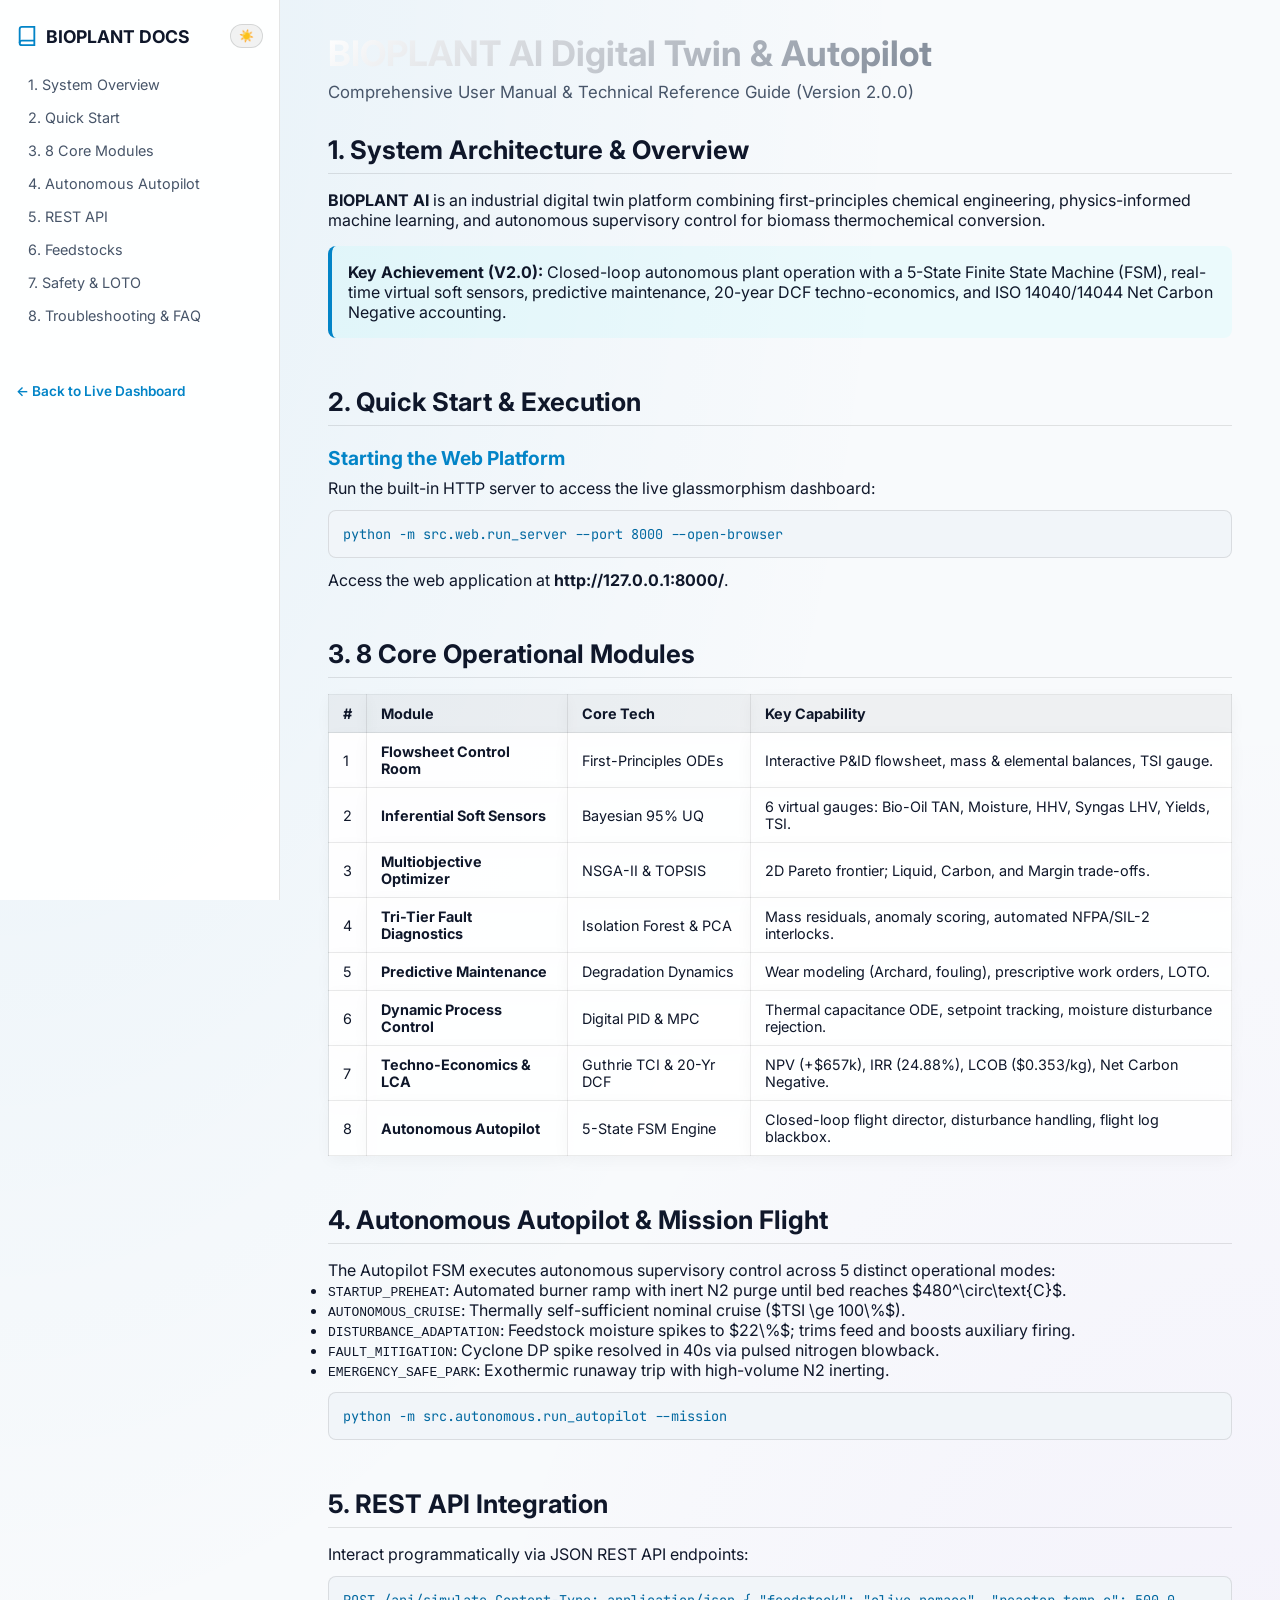
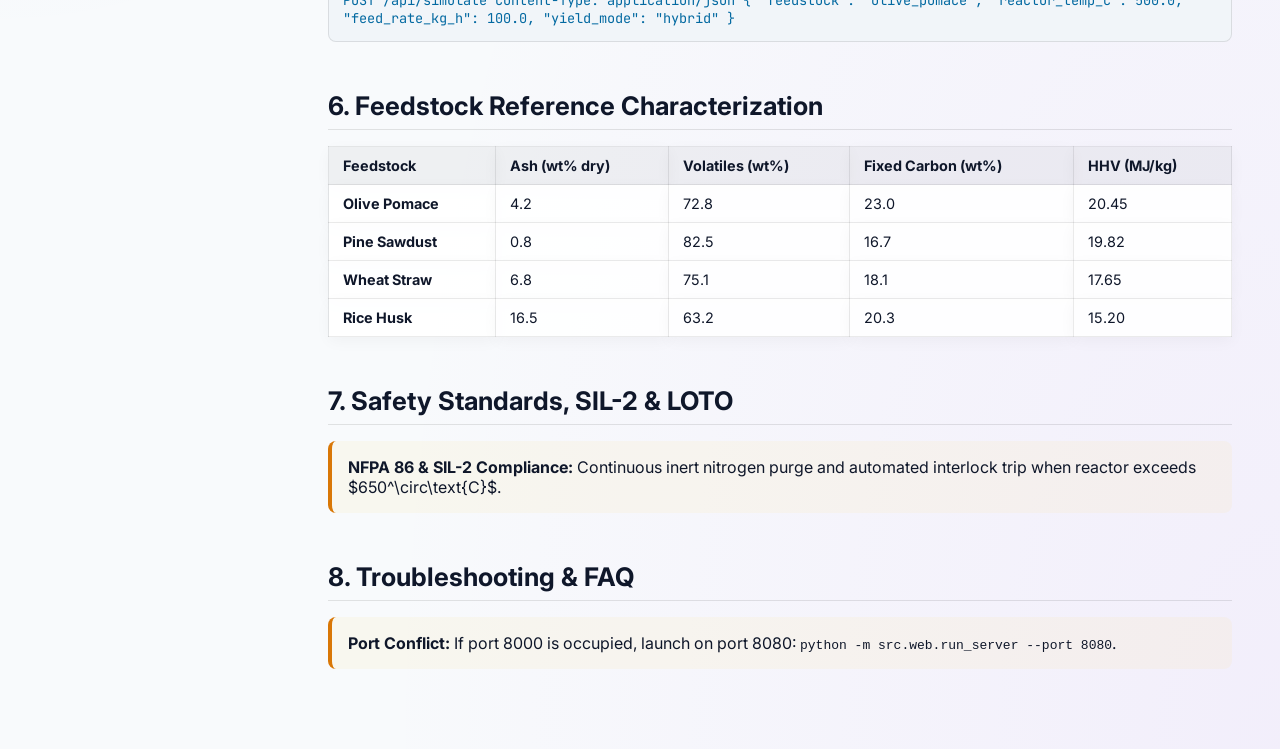
<file: src/web/static/manual.html>
<!DOCTYPE html>
<html lang="en" data-theme="dark">
<head>
  <meta charset="UTF-8">
  <meta name="viewport" content="width=device-width, initial-scale=1.0">
  <title>BIOPLANT AI - Technical Documentation & User Manual</title>

  <!-- SEO Primary Meta Tags -->
  <meta name="title" content="BIOPLANT AI - Technical Documentation & User Manual">
  <meta name="description" content="Official technical manual and engineering reference for the BIOPLANT AI Digital Twin platform. Covers thermodynamic models, NSGA-II Pareto optimization, soft sensors, SIL-2 safety, and autonomous autopilot FSM.">
  <meta name="keywords" content="biomass digital twin docs, pyrolysis engineering manual, SOP, industrial autopilot, NSGA-II, Pareto optimization, soft sensor calibration, ISO 14040 LCA, techno-economic analysis">
  <meta name="author" content="Çağatay Kılıç">
  <meta name="robots" content="index, follow">
  <link rel="canonical" href="http://127.0.0.1:8000/manual.html">

  <!-- GEO Location Metadata -->
  <meta name="geo.region" content="TR-34">
  <meta name="geo.placename" content="Istanbul, Turkey">
  <meta name="geo.position" content="41.0082;28.9784">
  <meta name="ICBM" content="41.0082, 28.9784">

  <!-- Open Graph -->
  <meta property="og:type" content="article">
  <meta property="og:url" content="http://127.0.0.1:8000/manual.html">
  <meta property="og:site_name" content="BIOPLANT AI Platform">
  <meta property="og:title" content="BIOPLANT AI - Technical Documentation & User Manual">
  <meta property="og:description" content="Official technical manual and engineering reference for the BIOPLANT AI Digital Twin platform.">
  <meta property="og:image" content="/static/bioplant_hero_banner.jpg">
  <meta property="og:locale" content="en_US">

  <!-- Twitter Cards -->
  <meta name="twitter:card" content="summary_large_image">
  <meta name="twitter:url" content="http://127.0.0.1:8000/manual.html">
  <meta name="twitter:title" content="BIOPLANT AI - Technical Documentation & User Manual">
  <meta name="twitter:description" content="Official technical manual and engineering reference for the BIOPLANT AI Digital Twin platform.">
  <meta name="twitter:image" content="/static/bioplant_hero_banner.jpg">

  <link rel="preconnect" href="https://fonts.googleapis.com">
  <link rel="preconnect" href="https://fonts.gstatic.com" crossorigin>
  <link href="https://fonts.googleapis.com/css2?family=Inter:wght@300;400;500;600;700;800&family=JetBrains+Mono:wght@400;500;700&display=swap" rel="stylesheet">
  <link rel="stylesheet" href="styles.css">
  <style>
    html {
      scroll-behavior: smooth;
    }
    .manual-layout {
      display: grid;
      grid-template-columns: 280px 1fr;
      min-height: 100vh;
    }
    .manual-nav {
      background: var(--bg-panel);
      border-right: 1px solid var(--border-glass);
      padding: 24px 16px;
      position: sticky;
      top: 0;
      height: 100vh;
      overflow-y: auto;
    }
    .manual-content {
      padding: 32px 48px;
      max-width: 1000px;
    }
    .manual-section {
      margin-bottom: 48px;
    }
    .manual-section h2 {
      font-size: 1.6rem;
      color: var(--text-main);
      border-bottom: 1px solid var(--border-glass);
      padding-bottom: 8px;
      margin-bottom: 16px;
    }
    .manual-section h3 {
      font-size: 1.2rem;
      color: var(--primary-cyan);
      margin-top: 20px;
      margin-bottom: 8px;
    }
    .callout {
      padding: 16px;
      border-radius: 8px;
      margin: 16px 0;
      border-left: 4px solid;
    }
    .callout-info {
      background: rgba(0, 240, 255, 0.05);
      border-color: var(--primary-cyan);
    }
    .callout-success {
      background: rgba(0, 255, 136, 0.05);
      border-color: var(--accent-green);
    }
    .callout-warning {
      background: rgba(255, 184, 0, 0.05);
      border-color: var(--accent-amber);
    }
    .doc-table {
      width: 100%;
      border-collapse: collapse;
      margin: 16px 0;
      font-size: 0.9rem;
    }
    .doc-table th, .doc-table td {
      padding: 10px 14px;
      border: 1px solid var(--border-glass);
      text-align: left;
    }
    .doc-table th {
      background: rgba(255, 255, 255, 0.03);
      color: var(--primary-cyan);
    }
    [data-theme="light"] .doc-table th {
      background: rgba(0, 0, 0, 0.04);
    }
    .code-block {
      background: #0d1117;
      border: 1px solid var(--border-glass);
      border-radius: 8px;
      padding: 14px;
      font-family: var(--font-mono);
      font-size: 0.85rem;
      overflow-x: auto;
      margin: 12px 0;
      color: #79c0ff;
    }
    [data-theme="light"] .code-block {
      background: #f1f5f9;
      color: #0369a1;
      border-color: rgba(0, 0, 0, 0.1);
    }
    .nav-link {
      display: block;
      padding: 8px 12px;
      color: var(--text-muted);
      text-decoration: none;
      border-radius: 6px;
      font-size: 0.9rem;
      transition: all 0.2s;
    }
    .nav-link:hover, .nav-link.active {
      color: var(--primary-cyan);
      background: rgba(0,240,255,0.08);
    }
  </style>
</head>
<body>
  <div class="manual-layout">
    <aside class="manual-nav">
      <div style="display:flex; align-items:center; justify-content:space-between; margin-bottom:20px;">
        <div style="display:flex; align-items:center; gap:8px;">
          <svg width="22" height="22" viewBox="0 0 24 24" fill="none" stroke="var(--primary-cyan)" stroke-width="2"><path d="M4 19.5A2.5 2.5 0 0 1 6.5 17H20"/><path d="M6.5 2H20v20H6.5A2.5 2.5 0 0 1 4 19.5v-15A2.5 2.5 0 0 1 6.5 2z"/></svg>
          <h3 style="margin:0; font-size:1.1rem; color:var(--text-main);">BIOPLANT DOCS</h3>
        </div>
        <button id="manual-theme-toggle" class="theme-toggle-btn" aria-label="Toggle Dark and Light Mode" title="Toggle Theme" style="padding:4px 8px; font-size:0.75rem;">
          <span id="manual-theme-icon">🌙</span>
        </button>
      </div>

      <nav id="sidebar-nav-en">
        <a href="#en-overview" class="nav-link">1. System Overview</a>
        <a href="#en-quickstart" class="nav-link">2. Quick Start</a>
        <a href="#en-modules" class="nav-link">3. 8 Core Modules</a>
        <a href="#en-autopilot" class="nav-link">4. Autonomous Autopilot</a>
        <a href="#en-api" class="nav-link">5. REST API</a>
        <a href="#en-feedstocks" class="nav-link">6. Feedstocks</a>
        <a href="#en-safety" class="nav-link">7. Safety & LOTO</a>
        <a href="#en-faq" class="nav-link">8. Troubleshooting & FAQ</a>
      </nav>

      <div style="margin-top:32px; padding-top:16px; border-top:1px solid var(--border-color);">
        <a href="/" id="back-link" style="color:var(--primary-cyan); text-decoration:none; font-size:0.85rem; font-weight:600;">← Back to Live Dashboard</a>
      </div>
    </aside>

    <main class="manual-content">

      <div id="content-en">
        <div style="margin-bottom:32px;">
          <h1 style="font-size:2.2rem; margin-bottom:8px; background:linear-gradient(135deg, #fff, var(--text-muted)); -webkit-background-clip:text; -webkit-text-fill-color:transparent;">BIOPLANT AI Digital Twin & Autopilot</h1>
          <p style="color:var(--text-muted); font-size:1.05rem;">Comprehensive User Manual & Technical Reference Guide (Version 2.0.0)</p>
        </div>

        <section id="en-overview" class="manual-section">
          <h2>1. System Architecture & Overview</h2>
          <p><strong>BIOPLANT AI</strong> is an industrial digital twin platform combining first-principles chemical engineering, physics-informed machine learning, and autonomous supervisory control for biomass thermochemical conversion.</p>
          
          <div class="callout callout-info">
            <strong>Key Achievement (V2.0):</strong> Closed-loop autonomous plant operation with a 5-State Finite State Machine (FSM), real-time virtual soft sensors, predictive maintenance, 20-year DCF techno-economics, and ISO 14040/14044 Net Carbon Negative accounting.
          </div>
        </section>

        <section id="en-quickstart" class="manual-section">
          <h2>2. Quick Start & Execution</h2>
          <h3>Starting the Web Platform</h3>
          <p>Run the built-in HTTP server to access the live glassmorphism dashboard:</p>
          <div class="code-block">python -m src.web.run_server --port 8000 --open-browser</div>
          <p>Access the web application at <strong>http://127.0.0.1:8000/</strong>.</p>
        </section>

        <section id="en-modules" class="manual-section">
          <h2>3. 8 Core Operational Modules</h2>
          <table class="doc-table">
            <thead>
              <tr><th>#</th><th>Module</th><th>Core Tech</th><th>Key Capability</th></tr>
            </thead>
            <tbody>
              <tr><td>1</td><td><strong>Flowsheet Control Room</strong></td><td>First-Principles ODEs</td><td>Interactive P&ID flowsheet, mass & elemental balances, TSI gauge.</td></tr>
              <tr><td>2</td><td><strong>Inferential Soft Sensors</strong></td><td>Bayesian 95% UQ</td><td>6 virtual gauges: Bio-Oil TAN, Moisture, HHV, Syngas LHV, Yields, TSI.</td></tr>
              <tr><td>3</td><td><strong>Multiobjective Optimizer</strong></td><td>NSGA-II & TOPSIS</td><td>2D Pareto frontier; Liquid, Carbon, and Margin trade-offs.</td></tr>
              <tr><td>4</td><td><strong>Tri-Tier Fault Diagnostics</strong></td><td>Isolation Forest & PCA</td><td>Mass residuals, anomaly scoring, automated NFPA/SIL-2 interlocks.</td></tr>
              <tr><td>5</td><td><strong>Predictive Maintenance</strong></td><td>Degradation Dynamics</td><td>Wear modeling (Archard, fouling), prescriptive work orders, LOTO.</td></tr>
              <tr><td>6</td><td><strong>Dynamic Process Control</strong></td><td>Digital PID & MPC</td><td>Thermal capacitance ODE, setpoint tracking, moisture disturbance rejection.</td></tr>
              <tr><td>7</td><td><strong>Techno-Economics & LCA</strong></td><td>Guthrie TCI & 20-Yr DCF</td><td>NPV (+$657k), IRR (24.88%), LCOB ($0.353/kg), Net Carbon Negative.</td></tr>
              <tr><td>8</td><td><strong>Autonomous Autopilot</strong></td><td>5-State FSM Engine</td><td>Closed-loop flight director, disturbance handling, flight log blackbox.</td></tr>
            </tbody>
          </table>
        </section>

        <section id="en-autopilot" class="manual-section">
          <h2>4. Autonomous Autopilot & Mission Flight</h2>
          <p>The Autopilot FSM executes autonomous supervisory control across 5 distinct operational modes:</p>
          <ul>
            <li><code>STARTUP_PREHEAT</code>: Automated burner ramp with inert N2 purge until bed reaches $480^\circ\text{C}$.</li>
            <li><code>AUTONOMOUS_CRUISE</code>: Thermally self-sufficient nominal cruise ($TSI \ge 100\%$).</li>
            <li><code>DISTURBANCE_ADAPTATION</code>: Feedstock moisture spikes to $22\%$; trims feed and boosts auxiliary firing.</li>
            <li><code>FAULT_MITIGATION</code>: Cyclone DP spike resolved in 40s via pulsed nitrogen blowback.</li>
            <li><code>EMERGENCY_SAFE_PARK</code>: Exothermic runaway trip with high-volume N2 inerting.</li>
          </ul>
          <div class="code-block">python -m src.autonomous.run_autopilot --mission</div>
        </section>

        <section id="en-api" class="manual-section">
          <h2>5. REST API Integration</h2>
          <p>Interact programmatically via JSON REST API endpoints:</p>
          <div class="code-block">POST /api/simulate
Content-Type: application/json

{
  "feedstock": "olive_pomace",
  "reactor_temp_c": 500.0,
  "feed_rate_kg_h": 100.0,
  "yield_mode": "hybrid"
}</div>
        </section>

        <section id="en-feedstocks" class="manual-section">
          <h2>6. Feedstock Reference Characterization</h2>
          <table class="doc-table">
            <thead>
              <tr><th>Feedstock</th><th>Ash (wt% dry)</th><th>Volatiles (wt%)</th><th>Fixed Carbon (wt%)</th><th>HHV (MJ/kg)</th></tr>
            </thead>
            <tbody>
              <tr><td><strong>Olive Pomace</strong></td><td>4.2</td><td>72.8</td><td>23.0</td><td>20.45</td></tr>
              <tr><td><strong>Pine Sawdust</strong></td><td>0.8</td><td>82.5</td><td>16.7</td><td>19.82</td></tr>
              <tr><td><strong>Wheat Straw</strong></td><td>6.8</td><td>75.1</td><td>18.1</td><td>17.65</td></tr>
              <tr><td><strong>Rice Husk</strong></td><td>16.5</td><td>63.2</td><td>20.3</td><td>15.20</td></tr>
            </tbody>
          </table>
        </section>

        <section id="en-safety" class="manual-section">
          <h2>7. Safety Standards, SIL-2 & LOTO</h2>
          <div class="callout callout-warning">
            <strong>NFPA 86 & SIL-2 Compliance:</strong> Continuous inert nitrogen purge and automated interlock trip when reactor exceeds $650^\circ\text{C}$.
          </div>
        </section>

        <section id="en-faq" class="manual-section">
          <h2>8. Troubleshooting & FAQ</h2>
          <div class="callout callout-warning">
            <strong>Port Conflict:</strong> If port 8000 is occupied, launch on port 8080: <code>python -m src.web.run_server --port 8080</code>.
          </div>
        </section>
      </div>

    </main>
  </div>

  <script>
    function applyManualTheme(theme) {
      document.documentElement.setAttribute('data-theme', theme);
      localStorage.setItem('bioplant_theme', theme);
      const icon = document.getElementById('manual-theme-icon');
      if (icon) {
        icon.textContent = theme === 'light' ? '☀️' : '🌙';
      }
    }

    document.addEventListener('DOMContentLoaded', () => {
      const savedTheme = localStorage.getItem('bioplant_theme') || 
        (window.matchMedia && window.matchMedia('(prefers-color-scheme: light)').matches ? 'light' : 'dark');
      applyManualTheme(savedTheme);

      const toggleBtn = document.getElementById('manual-theme-toggle');
      if (toggleBtn) {
        toggleBtn.addEventListener('click', () => {
          const current = document.documentElement.getAttribute('data-theme') || 'dark';
          const next = current === 'dark' ? 'light' : 'dark';
          applyManualTheme(next);
        });
      }
    });
  </script>
</body>
</html>
</file>
<file: src/web/static/styles.css>
/* Dark Glassmorphism Design System for AI Biomass Plant Digital Twin */

:root {
  --bg-dark: #070a13;
  --bg-panel: rgba(15, 23, 42, 0.75);
  --bg-panel-hover: rgba(30, 41, 59, 0.85);
  --border-glass: rgba(255, 255, 255, 0.08);
  --border-focus: #00f0ff;
  
  --primary-cyan: #00f0ff;
  --secondary-blue: #3b82f6;
  --accent-green: #00ff88;
  --accent-amber: #ffb800;
  --accent-crimson: #ff3366;
  --accent-purple: #a855f7;

  --text-main: #f8fafc;
  --text-muted: #94a3b8;
  --text-dim: #64748b;
  
  --font-sans: 'Inter', system-ui, -apple-system, sans-serif;
  --font-mono: 'JetBrains Mono', monospace;
}

* {
  box-sizing: border-box;
  margin: 0;
  padding: 0;
}

body {
  background-color: var(--bg-dark);
  color: var(--text-main);
  font-family: var(--font-sans);
  min-height: 100vh;
  overflow-x: hidden;
  background-image: 
    radial-gradient(at 0% 0%, rgba(0, 240, 255, 0.05) 0px, transparent 50%),
    radial-gradient(at 100% 100%, rgba(168, 85, 247, 0.05) 0px, transparent 50%);
}

.app-layout {
  display: flex;
  min-height: 100vh;
}

/* Sidebar Navigation */
.sidebar {
  width: 260px;
  background: rgba(10, 15, 29, 0.95);
  border-right: 1px solid var(--border-glass);
  backdrop-filter: blur(16px);
  display: flex;
  flex-direction: column;
  padding: 24px 16px;
  flex-shrink: 0;
}

.sidebar-brand {
  display: flex;
  align-items: center;
  gap: 12px;
  margin-bottom: 32px;
  padding: 0 8px;
}

.brand-icon {
  width: 40px;
  height: 40px;
  background: linear-gradient(135deg, var(--primary-cyan), var(--secondary-blue));
  border-radius: 10px;
  display: flex;
  align-items: center;
  justify-content: center;
  color: #000;
  box-shadow: 0 0 20px rgba(0, 240, 255, 0.3);
}

.brand-text h2 {
  font-size: 1.1rem;
  font-weight: 800;
  letter-spacing: 0.05em;
  background: linear-gradient(90deg, #fff, var(--primary-cyan));
  -webkit-background-clip: text;
  -webkit-text-fill-color: transparent;
}

.version-tag {
  font-size: 0.65rem;
  font-weight: 700;
  color: var(--primary-cyan);
  letter-spacing: 0.08em;
}

.nav-menu {
  display: flex;
  flex-direction: column;
  gap: 8px;
  flex-grow: 1;
}

.nav-btn {
  display: flex;
  align-items: center;
  gap: 12px;
  background: transparent;
  border: 1px solid transparent;
  color: var(--text-muted);
  font-family: var(--font-sans);
  font-size: 0.9rem;
  font-weight: 500;
  padding: 12px 14px;
  border-radius: 8px;
  cursor: pointer;
  transition: all 0.2s ease;
  text-align: left;
}

.nav-btn:hover {
  background: rgba(255, 255, 255, 0.04);
  color: var(--text-main);
}

.nav-btn.active {
  background: rgba(0, 240, 255, 0.1);
  border-color: rgba(0, 240, 255, 0.3);
  color: var(--primary-cyan);
  box-shadow: 0 0 15px rgba(0, 240, 255, 0.15);
}

.sidebar-status {
  padding: 12px;
  background: rgba(255, 255, 255, 0.02);
  border: 1px solid var(--border-glass);
  border-radius: 8px;
  display: flex;
  align-items: center;
  gap: 10px;
}

.status-indicator {
  width: 10px;
  height: 10px;
  border-radius: 50%;
  background: var(--accent-green);
  box-shadow: 0 0 10px var(--accent-green);
}

.status-meta {
  display: flex;
  flex-direction: column;
}

.status-label {
  font-size: 0.65rem;
  color: var(--text-dim);
  font-weight: 600;
}

.status-value {
  font-size: 0.75rem;
  font-weight: 700;
  color: var(--accent-green);
}

/* Main Content Area */
.main-content {
  flex-grow: 1;
  display: flex;
  flex-direction: column;
  overflow-y: auto;
  padding: 24px 32px;
}

/* Top Live Telemetry Bar */
.top-bar {
  display: flex;
  gap: 16px;
  margin-bottom: 24px;
  flex-wrap: wrap;
}

.top-telemetry-item {
  background: var(--bg-panel);
  border: 1px solid var(--border-glass);
  border-radius: 8px;
  padding: 10px 16px;
  display: flex;
  flex-direction: column;
  gap: 4px;
  flex: 1;
  min-width: 160px;
  backdrop-filter: blur(12px);
}

.t-label {
  font-size: 0.7rem;
  color: var(--text-muted);
  font-weight: 600;
  letter-spacing: 0.04em;
}

.t-val {
  font-family: var(--font-mono);
  font-size: 1.15rem;
  font-weight: 700;
  color: var(--text-main);
}

.t-val.highlight {
  color: var(--primary-cyan);
}

/* Badges */
.badge {
  display: inline-block;
  padding: 4px 8px;
  border-radius: 4px;
  font-size: 0.7rem;
  font-weight: 700;
  text-transform: uppercase;
  width: fit-content;
}

.badge-success { background: rgba(0, 255, 136, 0.15); color: var(--accent-green); border: 1px solid rgba(0, 255, 136, 0.3); }
.badge-cyan { background: rgba(0, 240, 255, 0.15); color: var(--primary-cyan); border: 1px solid rgba(0, 240, 255, 0.3); }
.badge-warning { background: rgba(255, 184, 0, 0.15); color: var(--accent-amber); border: 1px solid rgba(255, 184, 0, 0.3); }
.badge-danger { background: rgba(255, 51, 102, 0.15); color: var(--accent-crimson); border: 1px solid rgba(255, 51, 102, 0.3); }

/* Tab Panes */
.tab-pane {
  display: none;
  flex-direction: column;
  gap: 24px;
  animation: fadeIn 0.3s ease-in-out;
}

.tab-pane.active {
  display: flex;
}

@keyframes fadeIn {
  from { opacity: 0; transform: translateY(6px); }
  to { opacity: 1; transform: translateY(0); }
}

.tab-header h2 {
  font-size: 1.4rem;
  font-weight: 700;
  margin-bottom: 6px;
}

.tab-header p {
  color: var(--text-muted);
  font-size: 0.9rem;
}

/* Dashboard Grids */
.dashboard-grid, .optimization-grid, .diagnostics-grid, .maintenance-grid {
  display: grid;
  grid-template-columns: 360px 1fr;
  gap: 24px;
}

/* Glass Card */
.glass-card {
  background: var(--bg-panel);
  border: 1px solid var(--border-glass);
  border-radius: 12px;
  padding: 20px;
  backdrop-filter: blur(12px);
  display: flex;
  flex-direction: column;
  gap: 16px;
}

.card-header {
  display: flex;
  justify-content: space-between;
  align-items: center;
  border-bottom: 1px solid var(--border-glass);
  padding-bottom: 12px;
}

.card-header h3 {
  font-size: 1.05rem;
  font-weight: 600;
}

/* Controls */
.control-group {
  display: flex;
  flex-direction: column;
  gap: 8px;
}

.control-group label {
  font-size: 0.8rem;
  color: var(--text-muted);
  font-weight: 500;
}

.slider-label {
  display: flex;
  justify-content: space-between;
  font-size: 0.85rem;
  font-weight: 500;
}

.val-display {
  font-family: var(--font-mono);
  color: var(--primary-cyan);
  font-weight: 700;
}

.custom-select {
  background: rgba(10, 15, 29, 0.8);
  border: 1px solid var(--border-glass);
  color: var(--text-main);
  padding: 10px 12px;
  border-radius: 6px;
  font-family: var(--font-sans);
  font-size: 0.85rem;
  outline: none;
}

.custom-select:focus {
  border-color: var(--primary-cyan);
}

input[type="range"] {
  width: 100%;
  accent-color: var(--primary-cyan);
  cursor: pointer;
}

/* Buttons */
.btn {
  display: inline-flex;
  align-items: center;
  justify-content: center;
  gap: 8px;
  padding: 12px 18px;
  border-radius: 8px;
  font-family: var(--font-sans);
  font-size: 0.85rem;
  font-weight: 600;
  cursor: pointer;
  transition: all 0.2s ease;
  border: 1px solid transparent;
}

.btn-primary {
  background: linear-gradient(135deg, #00f0ff, #00a8ff);
  color: #000;
  box-shadow: 0 0 15px rgba(0, 240, 255, 0.25);
}

.btn-primary:hover {
  box-shadow: 0 0 25px rgba(0, 240, 255, 0.4);
  transform: translateY(-1px);
}

.btn-danger {
  background: linear-gradient(135deg, #ff3366, #ff0044);
  color: #fff;
  box-shadow: 0 0 15px rgba(255, 51, 102, 0.25);
}

.btn-outline {
  background: transparent;
  border-color: var(--border-glass);
  color: var(--text-muted);
}

.btn-outline.active, .btn-outline:hover {
  border-color: var(--primary-cyan);
  color: var(--primary-cyan);
  background: rgba(0, 240, 255, 0.08);
}

/* Flowsheet SVG */
.flowsheet-svg-container {
  background: rgba(5, 8, 16, 0.8);
  border: 1px solid var(--border-glass);
  border-radius: 8px;
  padding: 12px;
  display: flex;
  justify-content: center;
}

.plant-flowsheet {
  width: 100%;
  max-height: 280px;
}

.pipe-line {
  fill: none;
  stroke: #334155;
  stroke-width: 3;
  stroke-dasharray: 6;
  animation: pipeFlow 1.2s linear infinite;
}

.active-pipe { stroke: var(--primary-cyan); }
.vapor-pipe { stroke: #e2e8f0; }
.solids-pipe { stroke: #64748b; }
.gas-pipe { stroke: var(--accent-green); }
.liquid-pipe { stroke: var(--accent-amber); }
.flue-pipe { stroke: var(--accent-crimson); }

@keyframes pipeFlow {
  from { stroke-dashoffset: 12; }
  to { stroke-dashoffset: 0; }
}

.unit-box {
  fill: rgba(30, 41, 59, 0.9);
  stroke: #475569;
  stroke-width: 1.5;
}

.highlight-box {
  stroke: var(--primary-cyan);
  box-shadow: 0 0 15px rgba(0, 240, 255, 0.3);
}

.flame-box {
  fill: rgba(255, 51, 102, 0.2);
  stroke: var(--accent-crimson);
}

.unit-title {
  fill: #94a3b8;
  font-size: 10px;
  font-weight: 700;
  text-anchor: middle;
  font-family: var(--font-sans);
}

.unit-val {
  fill: #f8fafc;
  font-size: 12px;
  font-weight: 700;
  text-anchor: middle;
  font-family: var(--font-mono);
}

.highlight-val {
  fill: var(--primary-cyan);
}

/* Metrics Row */
.metrics-row {
  display: grid;
  grid-template-columns: repeat(4, 1fr);
  gap: 12px;
}

.metric-item {
  background: rgba(10, 15, 29, 0.6);
  border: 1px solid var(--border-glass);
  padding: 10px 12px;
  border-radius: 8px;
  display: flex;
  flex-direction: column;
  gap: 2px;
}

.m-title { font-size: 0.7rem; color: var(--text-dim); font-weight: 600; }
.m-val { font-family: var(--font-mono); font-size: 1.1rem; font-weight: 700; }
.m-sub { font-size: 0.7rem; color: var(--text-muted); }
.text-green { color: var(--accent-green); }

/* Soft Sensors Grid */
.soft-sensors-grid {
  display: grid;
  grid-template-columns: repeat(auto-fit, minmax(320px, 1fr));
  gap: 20px;
}

.sensor-card {
  background: var(--bg-panel);
  border: 1px solid var(--border-glass);
  border-radius: 12px;
  padding: 18px;
  display: flex;
  flex-direction: column;
  gap: 12px;
}

.sensor-header {
  display: flex;
  justify-content: space-between;
  align-items: center;
}

.sensor-tag {
  font-family: var(--font-mono);
  font-size: 0.8rem;
  color: var(--primary-cyan);
  font-weight: 700;
}

.sensor-val {
  font-family: var(--font-mono);
  font-size: 1.6rem;
  font-weight: 800;
}

.sensor-ci {
  font-size: 0.8rem;
  color: var(--text-muted);
  font-family: var(--font-mono);
}

/* Work Orders Table */
.work-order-card {
  background: rgba(15, 23, 42, 0.9);
  border: 1px solid var(--border-glass);
  border-left: 4px solid var(--accent-amber);
  border-radius: 8px;
  padding: 16px;
  display: flex;
  flex-direction: column;
  gap: 8px;
  margin-bottom: 12px;
}

.work-order-card.critical {
  border-left-color: var(--accent-crimson);
}

/* =========================================================================
 * Light & Dark Theme System (SEO & Accessibility Compliant)
 * ========================================================================= */
:root[data-theme="light"],
html[data-theme="light"],
[data-theme="light"] {
  --bg-dark: #f8fafc;
  --bg-panel: rgba(255, 255, 255, 0.94);
  --bg-panel-hover: rgba(241, 245, 249, 0.98);
  --border-glass: rgba(0, 0, 0, 0.1);
  --border-focus: #0284c7;

  --primary-cyan: #0284c7;
  --secondary-blue: #2563eb;
  --accent-green: #16a34a;
  --accent-amber: #d97706;
  --accent-crimson: #dc2626;
  --accent-purple: #9333ea;

  --text-main: #0f172a;
  --text-muted: #475569;
  --text-dim: #64748b;
}

[data-theme="light"] body {
  background-color: var(--bg-dark);
  color: var(--text-main);
  background-image:
    radial-gradient(at 0% 0%, rgba(2, 132, 199, 0.08) 0px, transparent 50%),
    radial-gradient(at 100% 100%, rgba(147, 51, 234, 0.06) 0px, transparent 50%);
}

[data-theme="light"] .sidebar {
  background: rgba(255, 255, 255, 0.98);
  border-right: 1px solid rgba(0, 0, 0, 0.08);
  box-shadow: 2px 0 16px rgba(0, 0, 0, 0.03);
}

[data-theme="light"] .sidebar-brand h1 {
  background: linear-gradient(90deg, #0f172a, #0284c7);
  -webkit-background-clip: text;
  -webkit-text-fill-color: transparent;
}

[data-theme="light"] .sidebar-status {
  background: rgba(0, 0, 0, 0.03);
  border-color: rgba(0, 0, 0, 0.08);
}

[data-theme="light"] .top-bar {
  background: transparent;
  border-bottom: none;
}

[data-theme="light"] .top-telemetry-item {
  background: rgba(255, 255, 255, 0.92);
  border: 1px solid rgba(0, 0, 0, 0.08);
  box-shadow: 0 2px 10px rgba(0, 0, 0, 0.03);
}

[data-theme="light"] .glass-card,
[data-theme="light"] .sensor-card,
[data-theme="light"] .metric-item,
[data-theme="light"] .work-order-card,
[data-theme="light"] .doc-table th,
[data-theme="light"] .doc-table td {
  background: rgba(255, 255, 255, 0.94);
  border-color: rgba(0, 0, 0, 0.08);
  box-shadow: 0 4px 16px rgba(0, 0, 0, 0.04);
  color: #0f172a;
}

[data-theme="light"] .custom-range {
  background: rgba(0, 0, 0, 0.06);
}

[data-theme="light"] .custom-select,
[data-theme="light"] input[type="text"],
[data-theme="light"] input[type="number"],
[data-theme="light"] textarea {
  background: #ffffff;
  color: #0f172a;
  border: 1px solid rgba(0, 0, 0, 0.15);
}

[data-theme="light"] .nav-btn {
  color: #475569;
}

[data-theme="light"] .nav-btn:hover {
  background: rgba(2, 132, 199, 0.08);
  color: #0284c7;
}

[data-theme="light"] .nav-btn.active {
  background: rgba(2, 132, 199, 0.12);
  color: #0284c7;
  border-color: rgba(2, 132, 199, 0.3);
  box-shadow: 0 0 12px rgba(2, 132, 199, 0.15);
}

[data-theme="light"] .flowsheet-svg-container,
[data-theme="light"] .flowsheet-container {
  background: radial-gradient(circle at center, #ffffff 0%, #f1f5f9 100%);
  border-color: rgba(0, 0, 0, 0.1);
}

[data-theme="light"] .unit-box {
  fill: rgba(255, 255, 255, 0.95);
  stroke: #94a3b8;
}

[data-theme="light"] .unit-title {
  fill: #475569;
}

[data-theme="light"] .unit-val {
  fill: #0f172a;
}

[data-theme="light"] .code-block,
[data-theme="light"] #copilot-chat-box,
[data-theme="light"] #telemetry-table-container,
[data-theme="light"] #hil-scope-container {
  background: rgba(241, 245, 249, 0.95);
  border-color: rgba(0, 0, 0, 0.12);
  color: #0f172a;
}

/* Global Theme Transition */
body, .sidebar, .top-bar, .top-telemetry-item, .glass-card, .metric-item, .sensor-card, .nav-btn, .custom-select {
  transition: background-color 0.3s ease, color 0.3s ease, border-color 0.3s ease, box-shadow 0.3s ease;
}

/* Theme Toggle Button */
.theme-toggle-btn {
  display: inline-flex;
  align-items: center;
  gap: 6px;
  padding: 6px 14px;
  border-radius: 20px;
  background: rgba(255, 255, 255, 0.08);
  border: 1px solid var(--border-glass);
  color: var(--text-main);
  font-size: 0.8rem;
  font-weight: 600;
  cursor: pointer;
  backdrop-filter: blur(8px);
  transition: all 0.25s cubic-bezier(0.4, 0, 0.2, 1);
  user-select: none;
}

.theme-toggle-btn:hover {
  background: rgba(255, 255, 255, 0.16);
  border-color: var(--primary-cyan);
  box-shadow: 0 0 12px rgba(0, 240, 255, 0.25);
  transform: translateY(-1px);
}

[data-theme="light"] .theme-toggle-btn {
  background: rgba(0, 0, 0, 0.05);
  border: 1px solid rgba(0, 0, 0, 0.12);
  color: #0f172a;
}

[data-theme="light"] .theme-toggle-btn:hover {
  background: rgba(2, 132, 199, 0.1);
  border-color: #0284c7;
  box-shadow: 0 0 12px rgba(2, 132, 199, 0.15);
}

.theme-icon {
  width: 16px;
  height: 16px;
  transition: transform 0.4s cubic-bezier(0.34, 1.56, 0.64, 1);
}

.theme-toggle-btn:hover .theme-icon {
  transform: rotate(20deg) scale(1.1);
}
</file>
